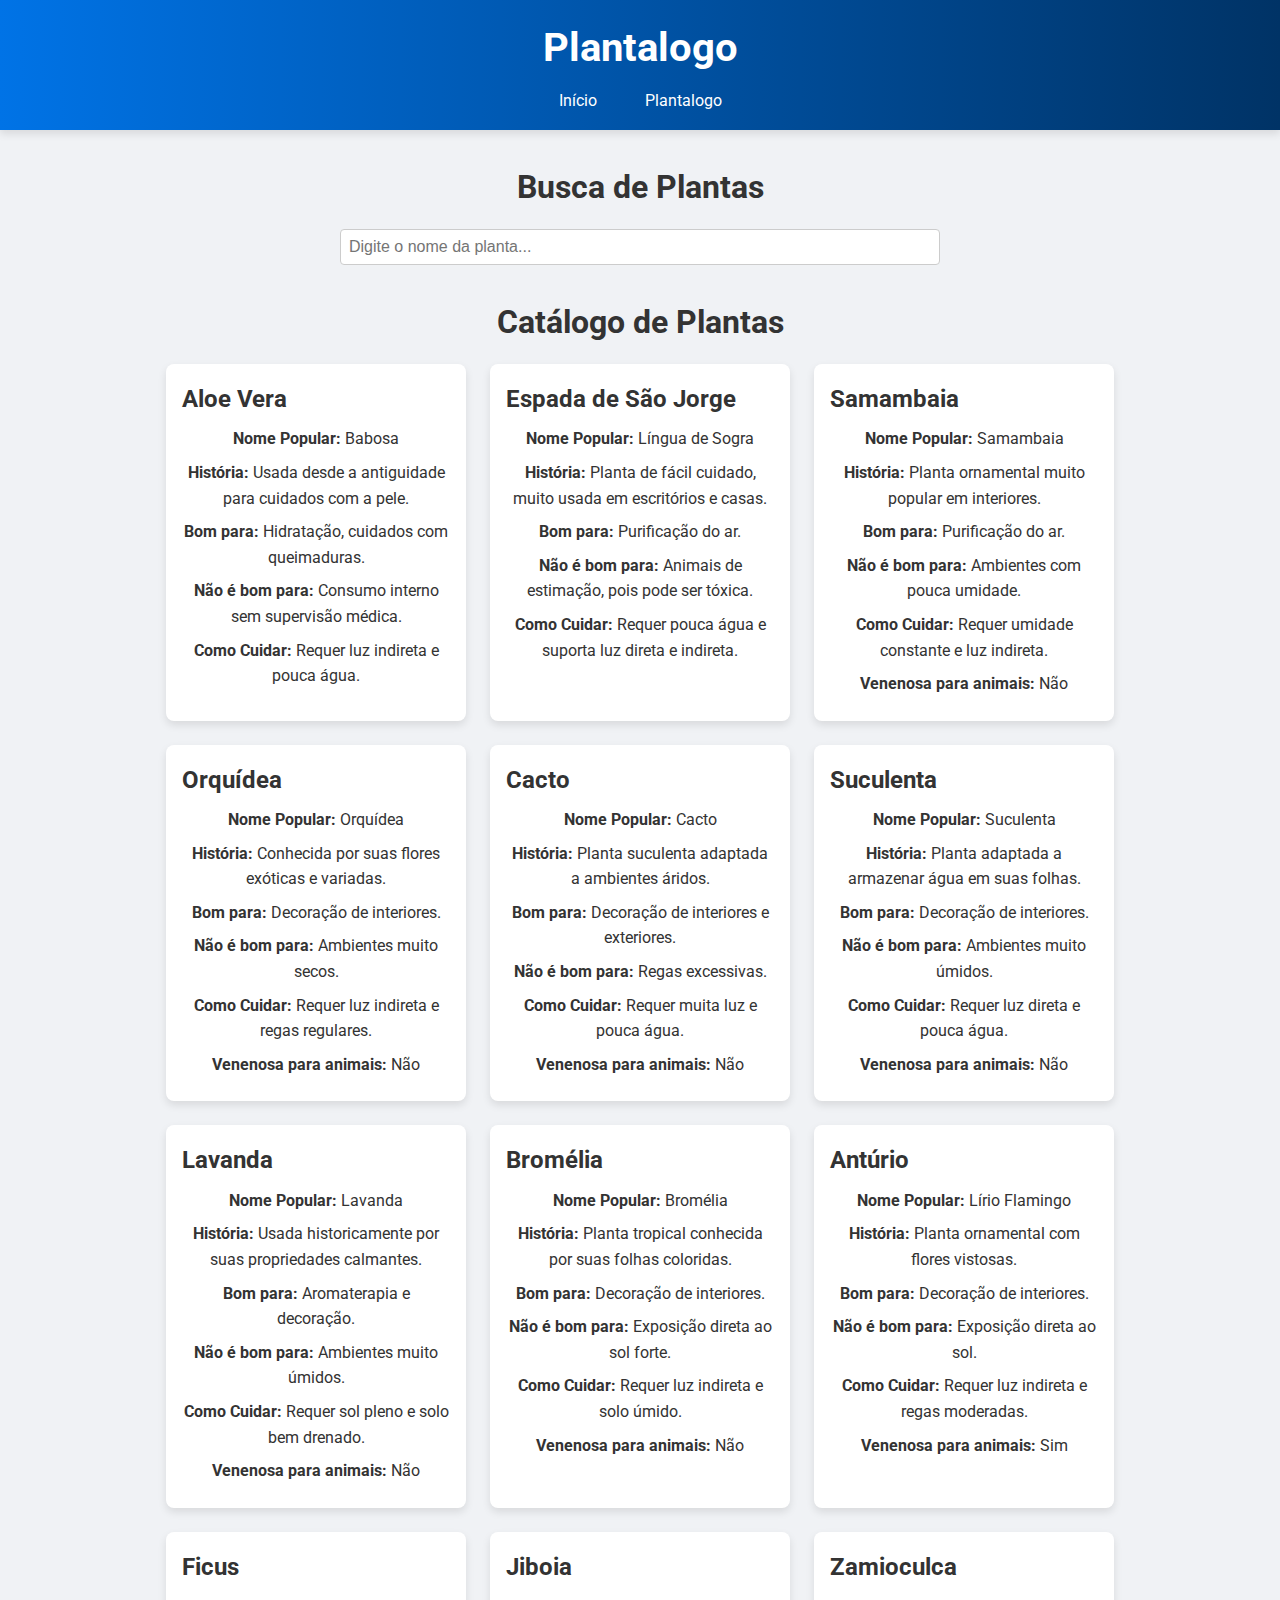
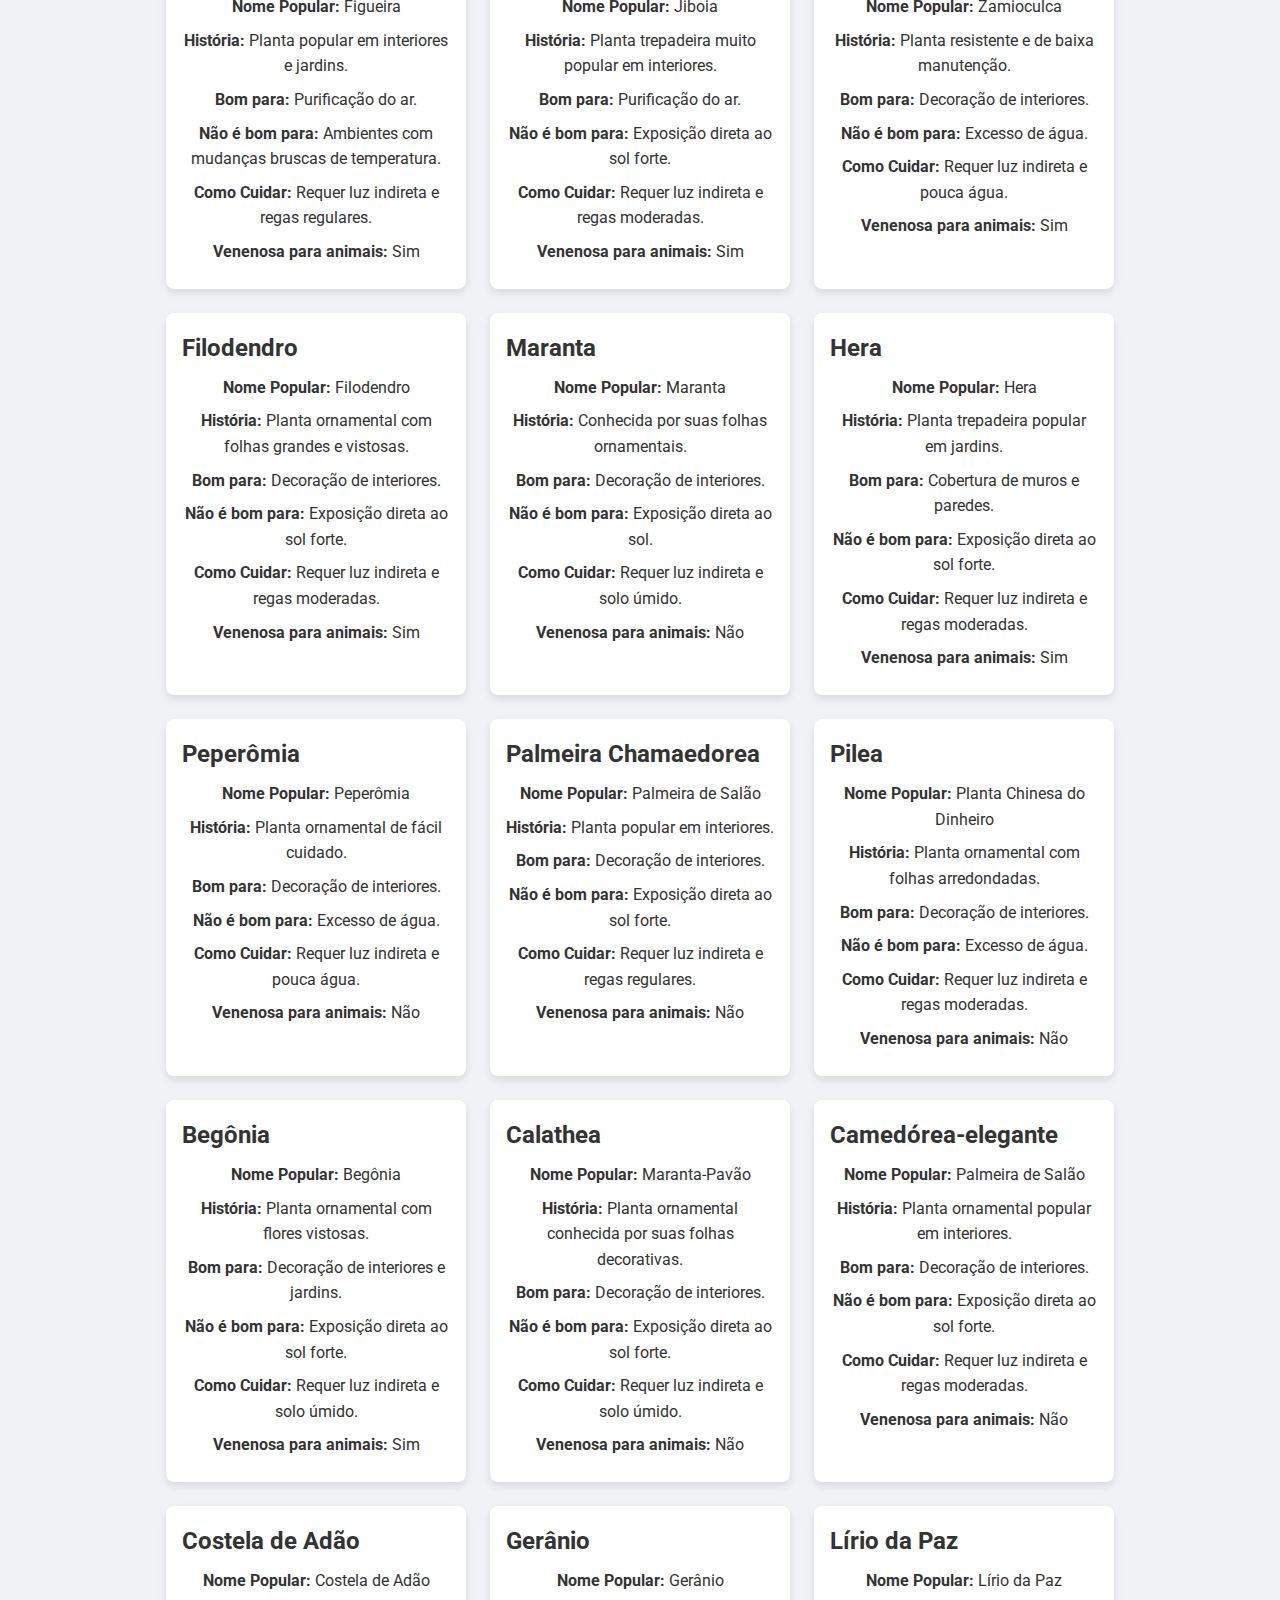
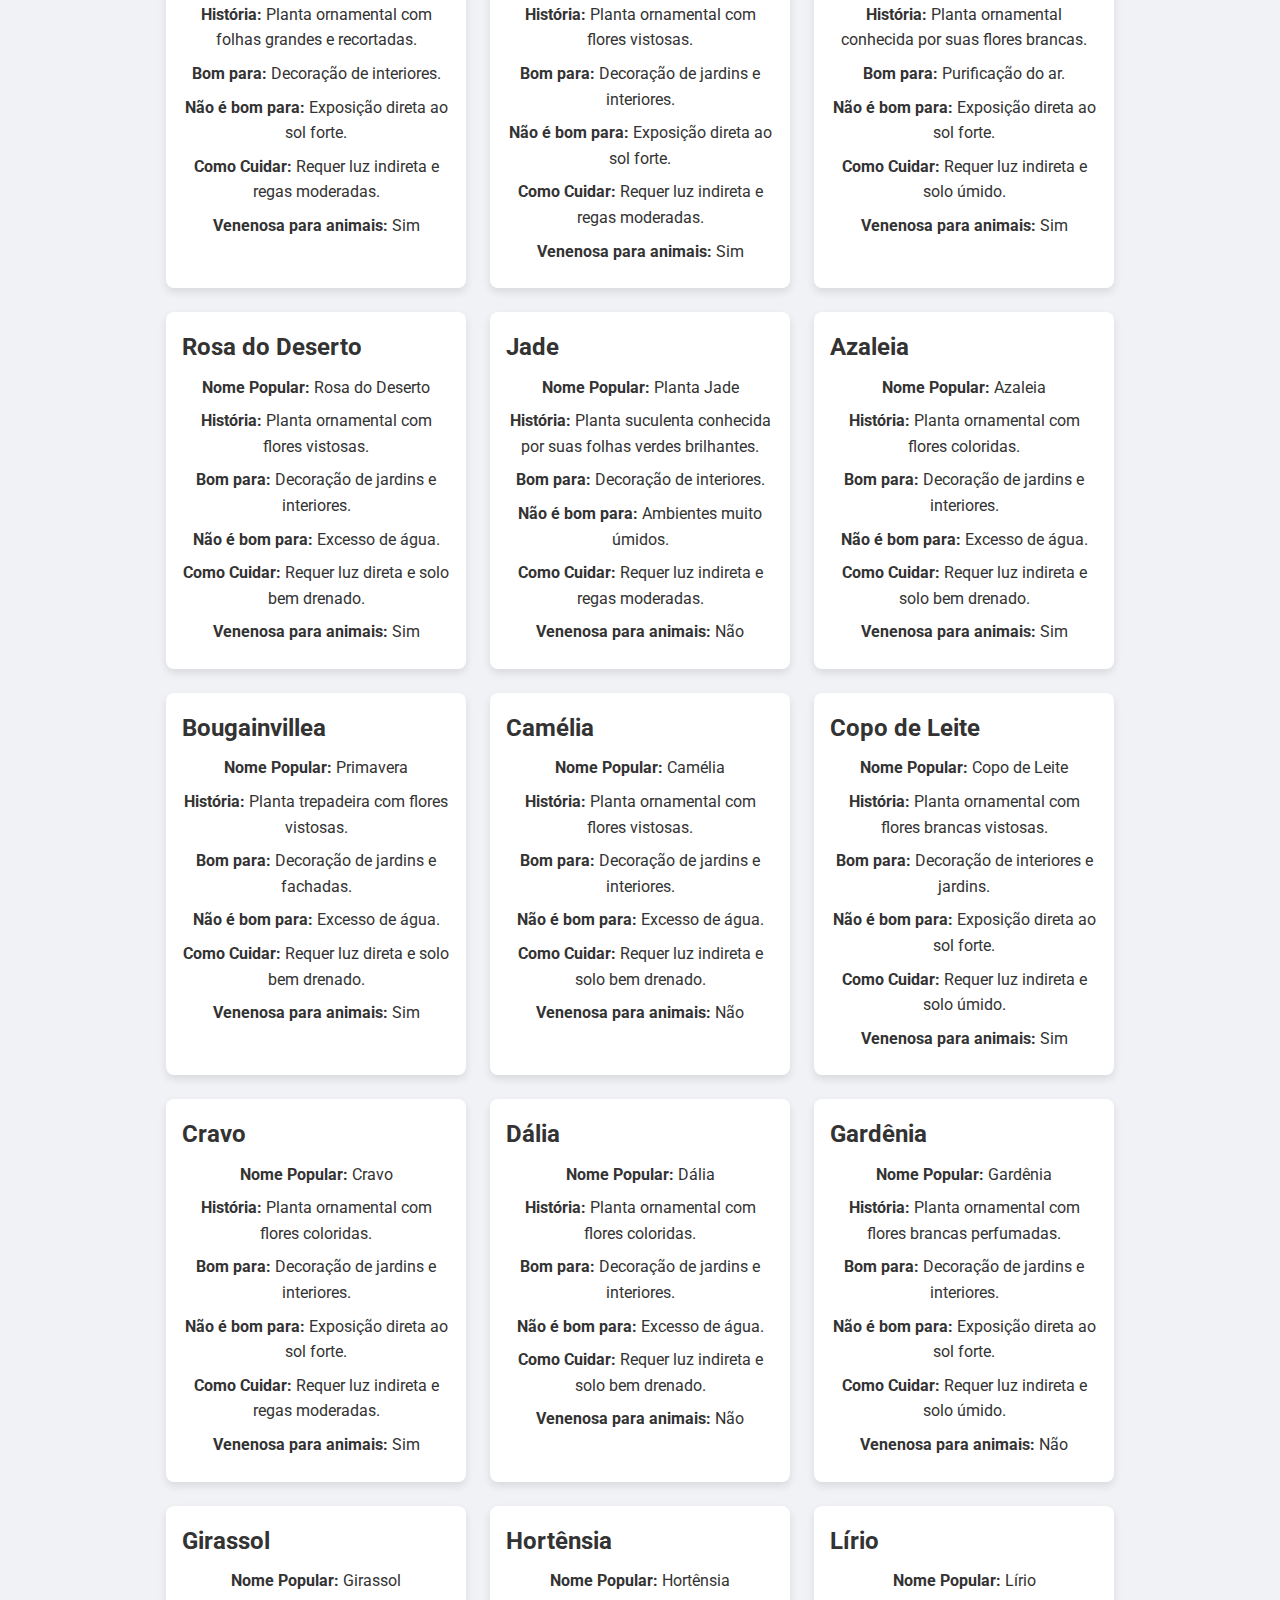
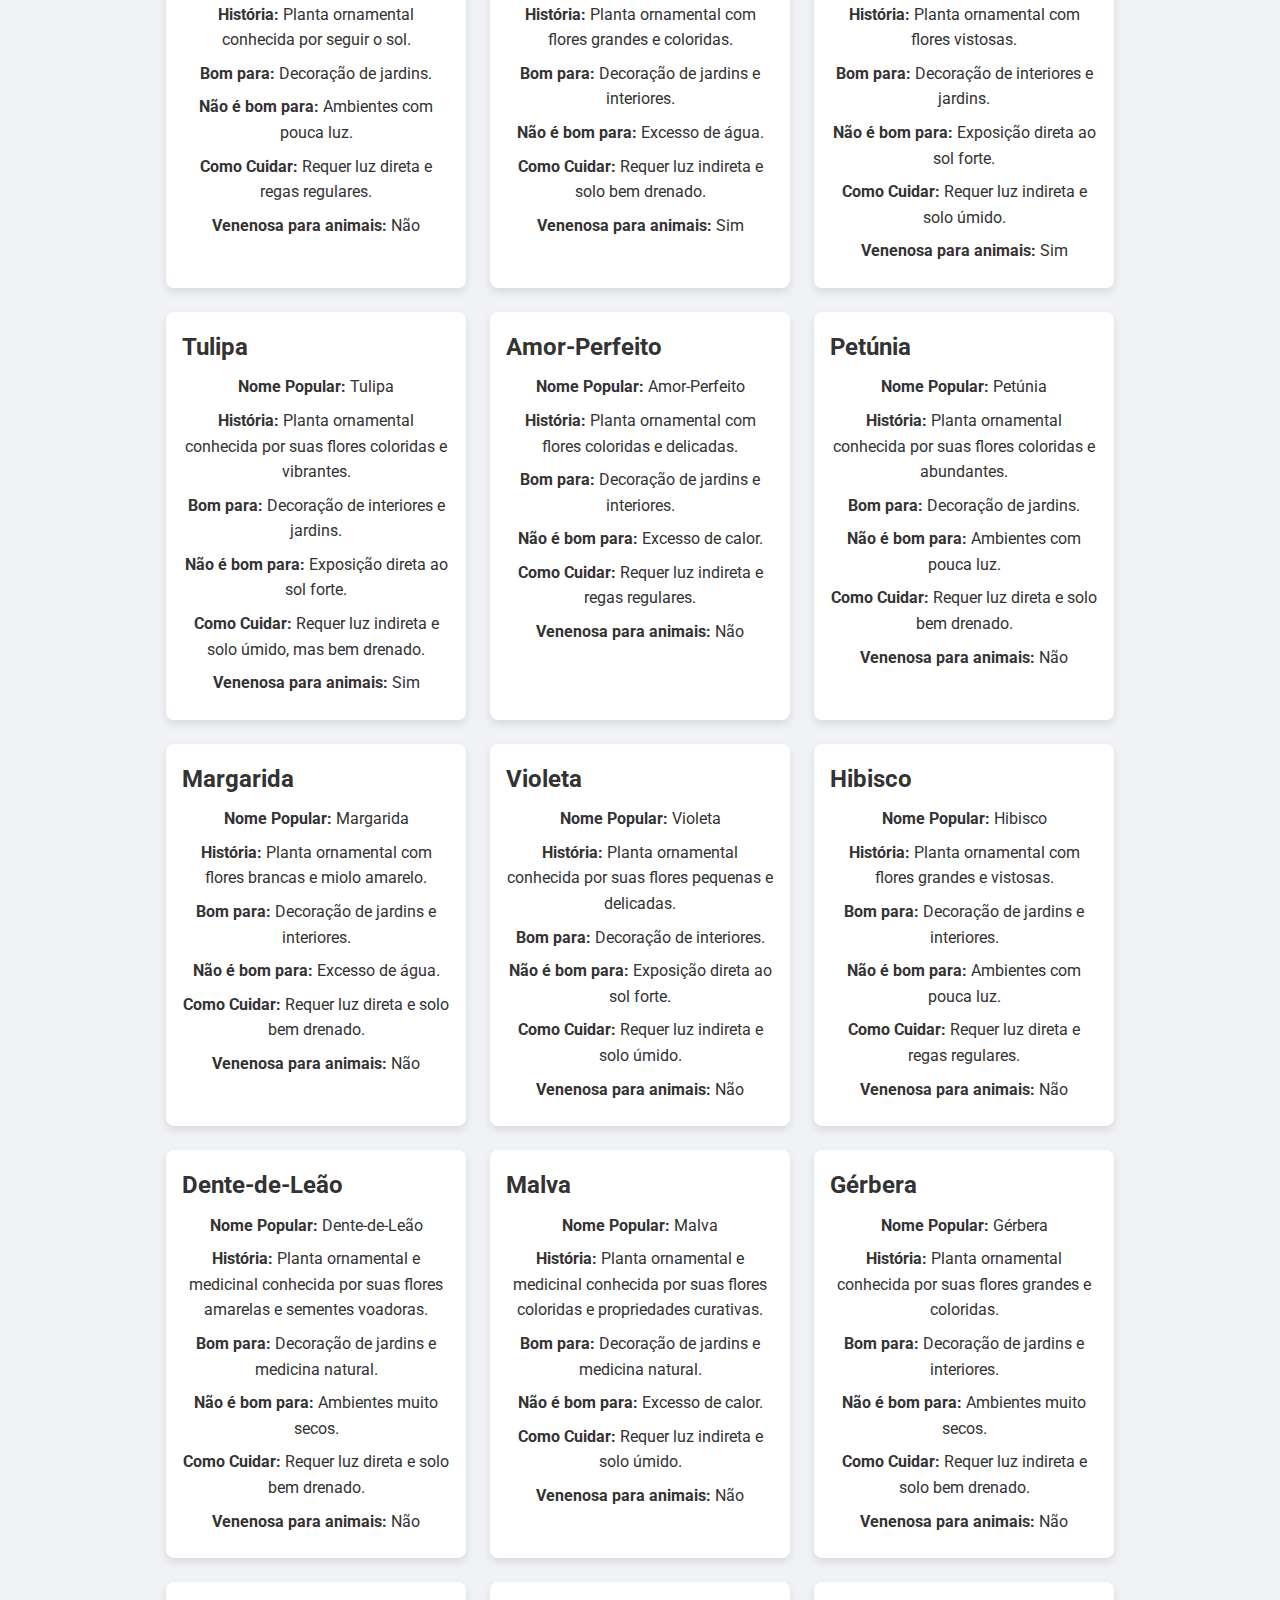
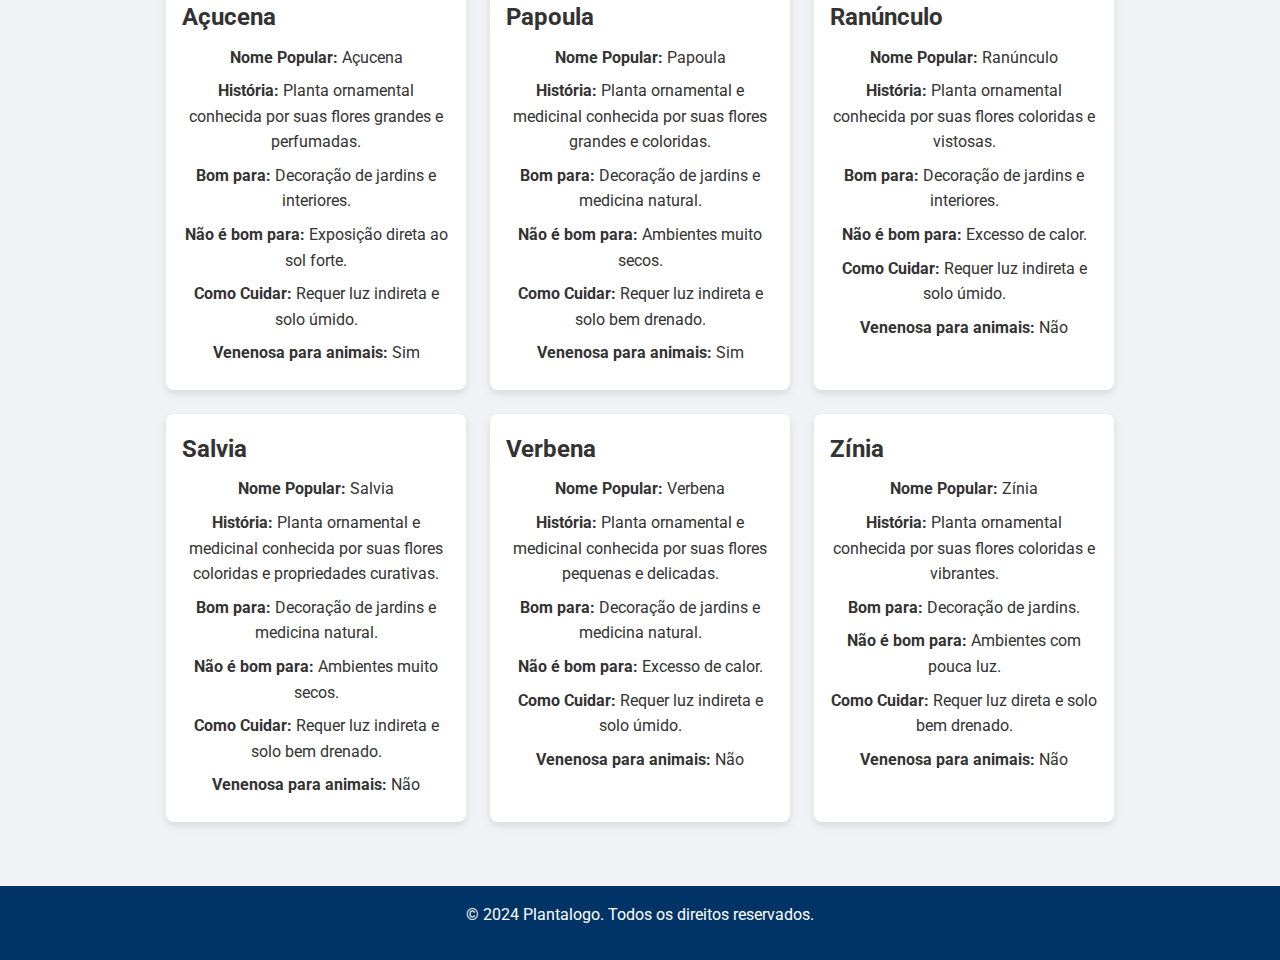
<file: plantalogo.html>
<!DOCTYPE html>
<html lang="pt-BR">
<head>
    <meta charset="UTF-8">
    <meta name="viewport" content="width=device-width, initial-scale=1.0">
    <meta name="description" content="Plantalogo - Catálogo de Plantas e Ferramenta de Busca">
    <title>Plantalogo</title>
    <link rel="stylesheet" href="plantalogo.css">
    <link href="https://fonts.googleapis.com/css2?family=Roboto:wght@300;400;700&display=swap" rel="stylesheet">
</head>
<body>
    <header>
        <h1>Plantalogo</h1>
        <nav>
            <ul>
                <li><a href="#home">Início</a></li>
                <li><a href="#catalogo">Plantalogo</a></li>
            </ul>
        </nav>
    </header>
    <main>
        <section id="busca">
            <h2>Busca de Plantas</h2>
            <input type="text" id="searchInput" placeholder="Digite o nome da planta...">
        </section>
        <section id="catalogo">
            <h2>Catálogo de Plantas</h2>
            <div class="plantas-container">
                <div class="planta">
                    <h3>Aloe Vera</h3>
                    <p><strong>Nome Popular:</strong> Babosa</p>
                    <p><strong>História:</strong> Usada desde a antiguidade para cuidados com a pele.</p>
                    <p><strong>Bom para:</strong> Hidratação, cuidados com queimaduras.</p>
                    <p><strong>Não é bom para:</strong> Consumo interno sem supervisão médica.</p>
                    <p><strong>Como Cuidar:</strong> Requer luz indireta e pouca água.</p>
                </div>
                <div class="planta">
                    <h3>Espada de São Jorge</h3>
                    <p><strong>Nome Popular:</strong> Língua de Sogra</p>
                    <p><strong>História:</strong> Planta de fácil cuidado, muito usada em escritórios e casas.</p>
                    <p><strong>Bom para:</strong> Purificação do ar.</p>
                    <p><strong>Não é bom para:</strong> Animais de estimação, pois pode ser tóxica.</p>
                    <p><strong>Como Cuidar:</strong> Requer pouca água e suporta luz direta e indireta.</p>
                </div>
                <div class="planta" data-nome="Samambaia">
                <h3>Samambaia</h3>
                <p><strong>Nome Popular:</strong> Samambaia</p>
                <p><strong>História:</strong> Planta ornamental muito popular em interiores.</p>
                <p><strong>Bom para:</strong> Purificação do ar.</p>
                <p><strong>Não é bom para:</strong> Ambientes com pouca umidade.</p>
                <p><strong>Como Cuidar:</strong> Requer umidade constante e luz indireta.</p>
                <p><strong>Venenosa para animais:</strong> Não</p>
            </div>

            <div class="planta" data-nome="Orquídea">
                <h3>Orquídea</h3>
                <p><strong>Nome Popular:</strong> Orquídea</p>
                <p><strong>História:</strong> Conhecida por suas flores exóticas e variadas.</p>
                <p><strong>Bom para:</strong> Decoração de interiores.</p>
                <p><strong>Não é bom para:</strong> Ambientes muito secos.</p>
                <p><strong>Como Cuidar:</strong> Requer luz indireta e regas regulares.</p>
                <p><strong>Venenosa para animais:</strong> Não</p>
            </div>

            <div class="planta" data-nome="Cacto">
                <h3>Cacto</h3>
                <p><strong>Nome Popular:</strong> Cacto</p>
                <p><strong>História:</strong> Planta suculenta adaptada a ambientes áridos.</p>
                <p><strong>Bom para:</strong> Decoração de interiores e exteriores.</p>
                <p><strong>Não é bom para:</strong> Regas excessivas.</p>
                <p><strong>Como Cuidar:</strong> Requer muita luz e pouca água.</p>
                <p><strong>Venenosa para animais:</strong> Não</p>
            </div>

            <div class="planta" data-nome="Suculenta">
                <h3>Suculenta</h3>
                <p><strong>Nome Popular:</strong> Suculenta</p>
                <p><strong>História:</strong> Planta adaptada a armazenar água em suas folhas.</p>
                <p><strong>Bom para:</strong> Decoração de interiores.</p>
                <p><strong>Não é bom para:</strong> Ambientes muito úmidos.</p>
                <p><strong>Como Cuidar:</strong> Requer luz direta e pouca água.</p>
                <p><strong>Venenosa para animais:</strong> Não</p>
            </div>

            <div class="planta" data-nome="Lavanda">
                <h3>Lavanda</h3>
                <p><strong>Nome Popular:</strong> Lavanda</p>
                <p><strong>História:</strong> Usada historicamente por suas propriedades calmantes.</p>
                <p><strong>Bom para:</strong> Aromaterapia e decoração.</p>
                <p><strong>Não é bom para:</strong> Ambientes muito úmidos.</p>
                <p><strong>Como Cuidar:</strong> Requer sol pleno e solo bem drenado.</p>
                <p><strong>Venenosa para animais:</strong> Não</p>
            </div>

            <div class="planta" data-nome="Bromélia">
                <h3>Bromélia</h3>
                <p><strong>Nome Popular:</strong> Bromélia</p>
                <p><strong>História:</strong> Planta tropical conhecida por suas folhas coloridas.</p>
                <p><strong>Bom para:</strong> Decoração de interiores.</p>
                <p><strong>Não é bom para:</strong> Exposição direta ao sol forte.</p>
                <p><strong>Como Cuidar:</strong> Requer luz indireta e solo úmido.</p>
                <p><strong>Venenosa para animais:</strong> Não</p>
            </div>

            <div class="planta" data-nome="Antúrio">
                <h3>Antúrio</h3>
                <p><strong>Nome Popular:</strong> Lírio Flamingo</p>
                <p><strong>História:</strong> Planta ornamental com flores vistosas.</p>
                <p><strong>Bom para:</strong> Decoração de interiores.</p>
                <p><strong>Não é bom para:</strong> Exposição direta ao sol.</p>
                <p><strong>Como Cuidar:</strong> Requer luz indireta e regas moderadas.</p>
                <p><strong>Venenosa para animais:</strong> Sim</p>
            </div>

            <div class="planta" data-nome="Ficus">
                <h3>Ficus</h3>
                <p><strong>Nome Popular:</strong> Figueira</p>
                <p><strong>História:</strong> Planta popular em interiores e jardins.</p>
                <p><strong>Bom para:</strong> Purificação do ar.</p>
                <p><strong>Não é bom para:</strong> Ambientes com mudanças bruscas de temperatura.</p>
                <p><strong>Como Cuidar:</strong> Requer luz indireta e regas regulares.</p>
                <p><strong>Venenosa para animais:</strong> Sim</p>
            </div>

            <div class="planta" data-nome="Jiboia">
                <h3>Jiboia</h3>
                <p><strong>Nome Popular:</strong> Jiboia</p>
                <p><strong>História:</strong> Planta trepadeira muito popular em interiores.</p>
                <p><strong>Bom para:</strong> Purificação do ar.</p>
                <p><strong>Não é bom para:</strong> Exposição direta ao sol forte.</p>
                <p><strong>Como Cuidar:</strong> Requer luz indireta e regas moderadas.</p>
                <p><strong>Venenosa para animais:</strong> Sim</p>
            </div>

            <div class="planta" data-nome="Zamioculca">
                <h3>Zamioculca</h3>
                <p><strong>Nome Popular:</strong> Zamioculca</p>
                <p><strong>História:</strong> Planta resistente e de baixa manutenção.</p>
                <p><strong>Bom para:</strong> Decoração de interiores.</p>
                <p><strong>Não é bom para:</strong> Excesso de água.</p>
                <p><strong>Como Cuidar:</strong> Requer luz indireta e pouca água.</p>
                <p><strong>Venenosa para animais:</strong> Sim</p>
            </div>

            <div class="planta" data-nome="Filodendro">
                <h3>Filodendro</h3>
                <p><strong>Nome Popular:</strong> Filodendro</p>
                <p><strong>História:</strong> Planta ornamental com folhas grandes e vistosas.</p>
                <p><strong>Bom para:</strong> Decoração de interiores.</p>
                <p><strong>Não é bom para:</strong> Exposição direta ao sol forte.</p>
                <p><strong>Como Cuidar:</strong> Requer luz indireta e regas moderadas.</p>
                <p><strong>Venenosa para animais:</strong> Sim</p>
            </div>

            <div class="planta" data-nome="Maranta">
                <h3>Maranta</h3>
                <p><strong>Nome Popular:</strong> Maranta</p>
                <p><strong>História:</strong> Conhecida por suas folhas ornamentais.</p>
                <p><strong>Bom para:</strong> Decoração de interiores.</p>
                <p><strong>Não é bom para:</strong> Exposição direta ao sol.</p>
                <p><strong>Como Cuidar:</strong> Requer luz indireta e solo úmido.</p>
                <p><strong>Venenosa para animais:</strong> Não</p>
            </div>

            <div class="planta" data-nome="Hera">
                <h3>Hera</h3>
                <p><strong>Nome Popular:</strong> Hera</p>
                <p><strong>História:</strong> Planta trepadeira popular em jardins.</p>
                <p><strong>Bom para:</strong> Cobertura de muros e paredes.</p>
                <p><strong>Não é bom para:</strong> Exposição direta ao sol forte.</p>
                <p><strong>Como Cuidar:</strong> Requer luz indireta e regas moderadas.</p>
                <p><strong>Venenosa para animais:</strong> Sim</p>
            </div>

            <div class="planta" data-nome="Peperômia">
                <h3>Peperômia</h3>
                <p><strong>Nome Popular:</strong> Peperômia</p>
                <p><strong>História:</strong> Planta ornamental de fácil cuidado.</p>
                <p><strong>Bom para:</strong> Decoração de interiores.</p>
                <p><strong>Não é bom para:</strong> Excesso de água.</p>
                <p><strong>Como Cuidar:</strong> Requer luz indireta e pouca água.</p>
                <p><strong>Venenosa para animais:</strong> Não</p>
            </div>

            <div class="planta" data-nome="Palmeira Chamaedorea">
                <h3>Palmeira Chamaedorea</h3>
                <p><strong>Nome Popular:</strong> Palmeira de Salão</p>
                <p><strong>História:</strong> Planta popular em interiores.</p>
                <p><strong>Bom para:</strong> Decoração de interiores.</p>
                <p><strong>Não é bom para:</strong> Exposição direta ao sol forte.</p>
                <p><strong>Como Cuidar:</strong> Requer luz indireta e regas regulares.</p>
                <p><strong>Venenosa para animais:</strong> Não</p>
            </div>

            <div class="planta" data-nome="Pilea">
                <h3>Pilea</h3>
                <p><strong>Nome Popular:</strong> Planta Chinesa do Dinheiro</p>
                <p><strong>História:</strong> Planta ornamental com folhas arredondadas.</p>
                <p><strong>Bom para:</strong> Decoração de interiores.</p>
                <p><strong>Não é bom para:</strong> Excesso de água.</p>
                <p><strong>Como Cuidar:</strong> Requer luz indireta e regas moderadas.</p>
                <p><strong>Venenosa para animais:</strong> Não</p>
            </div>

            <div class="planta" data-nome="Begônia">
                <h3>Begônia</h3>
                <p><strong>Nome Popular:</strong> Begônia</p>
                <p><strong>História:</strong> Planta ornamental com flores vistosas.</p>
                <p><strong>Bom para:</strong> Decoração de interiores e jardins.</p>
                <p><strong>Não é bom para:</strong> Exposição direta ao sol forte.</p>
                <p><strong>Como Cuidar:</strong> Requer luz indireta e solo úmido.</p>
                <p><strong>Venenosa para animais:</strong> Sim</p>
            </div>

            <div class="planta" data-nome="Calathea">
                <h3>Calathea</h3>
                <p><strong>Nome Popular:</strong> Maranta-Pavão</p>
                <p><strong>História:</strong> Planta ornamental conhecida por suas folhas decorativas.</p>
                <p><strong>Bom para:</strong> Decoração de interiores.</p>
                <p><strong>Não é bom para:</strong> Exposição direta ao sol forte.</p>
                <p><strong>Como Cuidar:</strong> Requer luz indireta e solo úmido.</p>
                <p><strong>Venenosa para animais:</strong> Não</p>
            </div>

            <div class="planta" data-nome="Camedórea-elegante">
                <h3>Camedórea-elegante</h3>
                <p><strong>Nome Popular:</strong> Palmeira de Salão</p>
                <p><strong>História:</strong> Planta ornamental popular em interiores.</p>
                <p><strong>Bom para:</strong> Decoração de interiores.</p>
                <p><strong>Não é bom para:</strong> Exposição direta ao sol forte.</p>
                <p><strong>Como Cuidar:</strong> Requer luz indireta e regas moderadas.</p>
                <p><strong>Venenosa para animais:</strong> Não</p>
            </div>

            <div class="planta" data-nome="Costela de Adão">
                <h3>Costela de Adão</h3>
                <p><strong>Nome Popular:</strong> Costela de Adão</p>
                <p><strong>História:</strong> Planta ornamental com folhas grandes e recortadas.</p>
                <p><strong>Bom para:</strong> Decoração de interiores.</p>
                <p><strong>Não é bom para:</strong> Exposição direta ao sol forte.</p>
                <p><strong>Como Cuidar:</strong> Requer luz indireta e regas moderadas.</p>
                <p><strong>Venenosa para animais:</strong> Sim</p>
            </div>

            <div class="planta" data-nome="Gerânio">
                <h3>Gerânio</h3>
                <p><strong>Nome Popular:</strong> Gerânio</p>
                <p><strong>História:</strong> Planta ornamental com flores vistosas.</p>
                <p><strong>Bom para:</strong> Decoração de jardins e interiores.</p>
                <p><strong>Não é bom para:</strong> Exposição direta ao sol forte.</p>
                <p><strong>Como Cuidar:</strong> Requer luz indireta e regas moderadas.</p>
                <p><strong>Venenosa para animais:</strong> Sim</p>
            </div>

            <div class="planta" data-nome="Lírio da Paz">
                <h3>Lírio da Paz</h3>
                <p><strong>Nome Popular:</strong> Lírio da Paz</p>
                <p><strong>História:</strong> Planta ornamental conhecida por suas flores brancas.</p>
                <p><strong>Bom para:</strong> Purificação do ar.</p>
                <p><strong>Não é bom para:</strong> Exposição direta ao sol forte.</p>
                <p><strong>Como Cuidar:</strong> Requer luz indireta e solo úmido.</p>
                <p><strong>Venenosa para animais:</strong> Sim</p>
            </div>

            <div class="planta" data-nome="Rosa do Deserto">
                <h3>Rosa do Deserto</h3>
                <p><strong>Nome Popular:</strong> Rosa do Deserto</p>
                <p><strong>História:</strong> Planta ornamental com flores vistosas.</p>
                <p><strong>Bom para:</strong> Decoração de jardins e interiores.</p>
                <p><strong>Não é bom para:</strong> Excesso de água.</p>
                <p><strong>Como Cuidar:</strong> Requer luz direta e solo bem drenado.</p>
                <p><strong>Venenosa para animais:</strong> Sim</p>
            </div>

            <div class="planta" data-nome="Jade">
                <h3>Jade</h3>
                <p><strong>Nome Popular:</strong> Planta Jade</p>
                <p><strong>História:</strong> Planta suculenta conhecida por suas folhas verdes brilhantes.</p>
                <p><strong>Bom para:</strong> Decoração de interiores.</p>
                <p><strong>Não é bom para:</strong> Ambientes muito úmidos.</p>
                <p><strong>Como Cuidar:</strong> Requer luz indireta e regas moderadas.</p>
                <p><strong>Venenosa para animais:</strong> Não</p>
            </div>

            <div class="planta" data-nome="Azaleia">
                <h3>Azaleia</h3>
                <p><strong>Nome Popular:</strong> Azaleia</p>
                <p><strong>História:</strong> Planta ornamental com flores coloridas.</p>
                <p><strong>Bom para:</strong> Decoração de jardins e interiores.</p>
                <p><strong>Não é bom para:</strong> Excesso de água.</p>
                <p><strong>Como Cuidar:</strong> Requer luz indireta e solo bem drenado.</p>
                <p><strong>Venenosa para animais:</strong> Sim</p>
            </div>

            <div class="planta" data-nome="Bougainvillea">
                <h3>Bougainvillea</h3>
                <p><strong>Nome Popular:</strong> Primavera</p>
                <p><strong>História:</strong> Planta trepadeira com flores vistosas.</p>
                <p><strong>Bom para:</strong> Decoração de jardins e fachadas.</p>
                <p><strong>Não é bom para:</strong> Excesso de água.</p>
                <p><strong>Como Cuidar:</strong> Requer luz direta e solo bem drenado.</p>
                <p><strong>Venenosa para animais:</strong> Sim</p>
            </div>

            <div class="planta" data-nome="Camélia">
                <h3>Camélia</h3>
                <p><strong>Nome Popular:</strong> Camélia</p>
                <p><strong>História:</strong> Planta ornamental com flores vistosas.</p>
                <p><strong>Bom para:</strong> Decoração de jardins e interiores.</p>
                <p><strong>Não é bom para:</strong> Excesso de água.</p>
                <p><strong>Como Cuidar:</strong> Requer luz indireta e solo bem drenado.</p>
                <p><strong>Venenosa para animais:</strong> Não</p>
            </div>

            <div class="planta" data-nome="Copo de Leite">
                <h3>Copo de Leite</h3>
                <p><strong>Nome Popular:</strong> Copo de Leite</p>
                <p><strong>História:</strong> Planta ornamental com flores brancas vistosas.</p>
                <p><strong>Bom para:</strong> Decoração de interiores e jardins.</p>
                <p><strong>Não é bom para:</strong> Exposição direta ao sol forte.</p>
                <p><strong>Como Cuidar:</strong> Requer luz indireta e solo úmido.</p>
                <p><strong>Venenosa para animais:</strong> Sim</p>
            </div>

            <div class="planta" data-nome="Cravo">
                <h3>Cravo</h3>
                <p><strong>Nome Popular:</strong> Cravo</p>
                <p><strong>História:</strong> Planta ornamental com flores coloridas.</p>
                <p><strong>Bom para:</strong> Decoração de jardins e interiores.</p>
                <p><strong>Não é bom para:</strong> Exposição direta ao sol forte.</p>
                <p><strong>Como Cuidar:</strong> Requer luz indireta e regas moderadas.</p>
                <p><strong>Venenosa para animais:</strong> Sim</p>
            </div>

            <div class="planta" data-nome="Dália">
                <h3>Dália</h3>
                <p><strong>Nome Popular:</strong> Dália</p>
                <p><strong>História:</strong> Planta ornamental com flores coloridas.</p>
                <p><strong>Bom para:</strong> Decoração de jardins e interiores.</p>
                <p><strong>Não é bom para:</strong> Excesso de água.</p>
                <p><strong>Como Cuidar:</strong> Requer luz indireta e solo bem drenado.</p>
                <p><strong>Venenosa para animais:</strong> Não</p>
            </div>

            <div class="planta" data-nome="Gardênia">
                <h3>Gardênia</h3>
                <p><strong>Nome Popular:</strong> Gardênia</p>
                <p><strong>História:</strong> Planta ornamental com flores brancas perfumadas.</p>
                <p><strong>Bom para:</strong> Decoração de jardins e interiores.</p>
                <p><strong>Não é bom para:</strong> Exposição direta ao sol forte.</p>
                <p><strong>Como Cuidar:</strong> Requer luz indireta e solo úmido.</p>
                <p><strong>Venenosa para animais:</strong> Não</p>
            </div>

            <div class="planta" data-nome="Girassol">
                <h3>Girassol</h3>
                <p><strong>Nome Popular:</strong> Girassol</p>
                <p><strong>História:</strong> Planta ornamental conhecida por seguir o sol.</p>
                <p><strong>Bom para:</strong> Decoração de jardins.</p>
                <p><strong>Não é bom para:</strong> Ambientes com pouca luz.</p>
                <p><strong>Como Cuidar:</strong> Requer luz direta e regas regulares.</p>
                <p><strong>Venenosa para animais:</strong> Não</p>
            </div>

            <div class="planta" data-nome="Hortênsia">
                <h3>Hortênsia</h3>
                <p><strong>Nome Popular:</strong> Hortênsia</p>
                <p><strong>História:</strong> Planta ornamental com flores grandes e coloridas.</p>
                <p><strong>Bom para:</strong> Decoração de jardins e interiores.</p>
                <p><strong>Não é bom para:</strong> Excesso de água.</p>
                <p><strong>Como Cuidar:</strong> Requer luz indireta e solo bem drenado.</p>
                <p><strong>Venenosa para animais:</strong> Sim</p>
            </div>

            <div class="planta" data-nome="Lírio">
                <h3>Lírio</h3>
                <p><strong>Nome Popular:</strong> Lírio</p>
                <p><strong>História:</strong> Planta ornamental com flores vistosas.</p>
                <p><strong>Bom para:</strong> Decoração de interiores e jardins.</p>
                <p><strong>Não é bom para:</strong> Exposição direta ao sol forte.</p>
                <p><strong>Como Cuidar:</strong> Requer luz indireta e solo úmido.</p>
                <p><strong>Venenosa para animais:</strong> Sim</p>
            </div>

            <div class="planta" data-nome="Tulipa">
                <h3>Tulipa</h3>
                <p><strong>Nome Popular:</strong> Tulipa</p>
                <p><strong>História:</strong> Planta ornamental conhecida por suas flores coloridas e vibrantes.</p>
                <p><strong>Bom para:</strong> Decoração de interiores e jardins.</p>
                <p><strong>Não é bom para:</strong> Exposição direta ao sol forte.</p>
                <p><strong>Como Cuidar:</strong> Requer luz indireta e solo úmido, mas bem drenado.</p>
                <p><strong>Venenosa para animais:</strong> Sim</p>
            </div>

            <div class="planta" data-nome="Amor-Perfeito">
                <h3>Amor-Perfeito</h3>
                <p><strong>Nome Popular:</strong> Amor-Perfeito</p>
                <p><strong>História:</strong> Planta ornamental com flores coloridas e delicadas.</p>
                <p><strong>Bom para:</strong> Decoração de jardins e interiores.</p>
                <p><strong>Não é bom para:</strong> Excesso de calor.</p>
                <p><strong>Como Cuidar:</strong> Requer luz indireta e regas regulares.</p>
                <p><strong>Venenosa para animais:</strong> Não</p>
            </div>

            <div class="planta" data-nome="Petúnia">
                <h3>Petúnia</h3>
                <p><strong>Nome Popular:</strong> Petúnia</p>
                <p><strong>História:</strong> Planta ornamental conhecida por suas flores coloridas e abundantes.</p>
                <p><strong>Bom para:</strong> Decoração de jardins.</p>
                <p><strong>Não é bom para:</strong> Ambientes com pouca luz.</p>
                <p><strong>Como Cuidar:</strong> Requer luz direta e solo bem drenado.</p>
                <p><strong>Venenosa para animais:</strong> Não</p>
            </div>

            <div class="planta" data-nome="Margarida">
                <h3>Margarida</h3>
                <p><strong>Nome Popular:</strong> Margarida</p>
                <p><strong>História:</strong> Planta ornamental com flores brancas e miolo amarelo.</p>
                <p><strong>Bom para:</strong> Decoração de jardins e interiores.</p>
                <p><strong>Não é bom para:</strong> Excesso de água.</p>
                <p><strong>Como Cuidar:</strong> Requer luz direta e solo bem drenado.</p>
                <p><strong>Venenosa para animais:</strong> Não</p>
            </div>

            <div class="planta" data-nome="Violeta">
                <h3>Violeta</h3>
                <p><strong>Nome Popular:</strong> Violeta</p>
                <p><strong>História:</strong> Planta ornamental conhecida por suas flores pequenas e delicadas.</p>
                <p><strong>Bom para:</strong> Decoração de interiores.</p>
                <p><strong>Não é bom para:</strong> Exposição direta ao sol forte.</p>
                <p><strong>Como Cuidar:</strong> Requer luz indireta e solo úmido.</p>
                <p><strong>Venenosa para animais:</strong> Não</p>
            </div>

            <div class="planta" data-nome="Hibisco">
                <h3>Hibisco</h3>
                <p><strong>Nome Popular:</strong> Hibisco</p>
                <p><strong>História:</strong> Planta ornamental com flores grandes e vistosas.</p>
                <p><strong>Bom para:</strong> Decoração de jardins e interiores.</p>
                <p><strong>Não é bom para:</strong> Ambientes com pouca luz.</p>
                <p><strong>Como Cuidar:</strong> Requer luz direta e regas regulares.</p>
                <p><strong>Venenosa para animais:</strong> Não</p>
            </div>

            <div class="planta" data-nome="Dente-de-Leão">
                <h3>Dente-de-Leão</h3>
                <p><strong>Nome Popular:</strong> Dente-de-Leão</p>
                <p><strong>História:</strong> Planta ornamental e medicinal conhecida por suas flores amarelas e sementes voadoras.</p>
                <p><strong>Bom para:</strong> Decoração de jardins e medicina natural.</p>
                <p><strong>Não é bom para:</strong> Ambientes muito secos.</p>
                <p><strong>Como Cuidar:</strong> Requer luz direta e solo bem drenado.</p>
                <p><strong>Venenosa para animais:</strong> Não</p>
            </div>

            <div class="planta" data-nome="Malva">
                <h3>Malva</h3>
                <p><strong>Nome Popular:</strong> Malva</p>
                <p><strong>História:</strong> Planta ornamental e medicinal conhecida por suas flores coloridas e propriedades curativas.</p>
                <p><strong>Bom para:</strong> Decoração de jardins e medicina natural.</p>
                <p><strong>Não é bom para:</strong> Excesso de calor.</p>
                <p><strong>Como Cuidar:</strong> Requer luz indireta e solo úmido.</p>
                <p><strong>Venenosa para animais:</strong> Não</p>
            </div>

            <div class="planta" data-nome="Gérbera">
                <h3>Gérbera</h3>
                <p><strong>Nome Popular:</strong> Gérbera</p>
                <p><strong>História:</strong> Planta ornamental conhecida por suas flores grandes e coloridas.</p>
                <p><strong>Bom para:</strong> Decoração de jardins e interiores.</p>
                <p><strong>Não é bom para:</strong> Ambientes muito secos.</p>
                <p><strong>Como Cuidar:</strong> Requer luz indireta e solo bem drenado.</p>
                <p><strong>Venenosa para animais:</strong> Não</p>
            </div>

            <div class="planta" data-nome="Açucena">
                <h3>Açucena</h3>
                <p><strong>Nome Popular:</strong> Açucena</p>
                <p><strong>História:</strong> Planta ornamental conhecida por suas flores grandes e perfumadas.</p>
                <p><strong>Bom para:</strong> Decoração de jardins e interiores.</p>
                <p><strong>Não é bom para:</strong> Exposição direta ao sol forte.</p>
                <p><strong>Como Cuidar:</strong> Requer luz indireta e solo úmido.</p>
                <p><strong>Venenosa para animais:</strong> Sim</p>
            </div>

            <div class="planta" data-nome="Papoula">
                <h3>Papoula</h3>
                <p><strong>Nome Popular:</strong> Papoula</p>
                <p><strong>História:</strong> Planta ornamental e medicinal conhecida por suas flores grandes e coloridas.</p>
                <p><strong>Bom para:</strong> Decoração de jardins e medicina natural.</p>
                <p><strong>Não é bom para:</strong> Ambientes muito secos.</p>
                <p><strong>Como Cuidar:</strong> Requer luz indireta e solo bem drenado.</p>
                <p><strong>Venenosa para animais:</strong> Sim</p>
            </div>

            <div class="planta" data-nome="Ranúnculo">
                <h3>Ranúnculo</h3>
                <p><strong>Nome Popular:</strong> Ranúnculo</p>
                <p><strong>História:</strong> Planta ornamental conhecida por suas flores coloridas e vistosas.</p>
                <p><strong>Bom para:</strong> Decoração de jardins e interiores.</p>
                <p><strong>Não é bom para:</strong> Excesso de calor.</p>
                <p><strong>Como Cuidar:</strong> Requer luz indireta e solo úmido.</p>
                <p><strong>Venenosa para animais:</strong> Não</p>
            </div>

            <div class="planta" data-nome="Salvia">
                <h3>Salvia</h3>
                <p><strong>Nome Popular:</strong> Salvia</p>
                <p><strong>História:</strong> Planta ornamental e medicinal conhecida por suas flores coloridas e propriedades curativas.</p>
                <p><strong>Bom para:</strong> Decoração de jardins e medicina natural.</p>
                <p><strong>Não é bom para:</strong> Ambientes muito secos.</p>
                <p><strong>Como Cuidar:</strong> Requer luz indireta e solo bem drenado.</p>
                <p><strong>Venenosa para animais:</strong> Não</p>
            </div>

            <div class="planta" data-nome="Verbena">
                <h3>Verbena</h3>
                <p><strong>Nome Popular:</strong> Verbena</p>
                <p><strong>História:</strong> Planta ornamental e medicinal conhecida por suas flores pequenas e delicadas.</p>
                <p><strong>Bom para:</strong> Decoração de jardins e medicina natural.</p>
                <p><strong>Não é bom para:</strong> Excesso de calor.</p>
                <p><strong>Como Cuidar:</strong> Requer luz indireta e solo úmido.</p>
                <p><strong>Venenosa para animais:</strong> Não</p>
            </div>

            <div class="planta" data-nome="Zínia">
                <h3>Zínia</h3>
                <p><strong>Nome Popular:</strong> Zínia</p>
                <p><strong>História:</strong> Planta ornamental conhecida por suas flores coloridas e vibrantes.</p>
                <p><strong>Bom para:</strong> Decoração de jardins.</p>
                <p><strong>Não é bom para:</strong> Ambientes com pouca luz.</p>
                <p><strong>Como Cuidar:</strong> Requer luz direta e solo bem drenado.</p>
                <p><strong>Venenosa para animais:</strong> Não</p>
            </div>
            </div>
        </section>
    </main>
    <footer>
        <p>&copy; 2024 Plantalogo. Todos os direitos reservados.</p>
    </footer>
</body>
</html>
</file>
<file: plantalogo.css>
/* Reset CSS */
* {
    margin: 0;
    padding: 0;
    box-sizing: border-box;
}

body {
    font-family: 'Roboto', sans-serif;
    background-color: #f0f2f5;
    color: #333;
    line-height: 1.6;
}

/* Header */
header {
    background: linear-gradient(90deg, #0073e6, #003366);
    color: white;
    padding: 1rem 0;
    text-align: center;
    box-shadow: 0 4px 8px rgba(0, 0, 0, 0.1);
}

header h1 {
    font-size: 2.5rem;
    margin-bottom: 0.5rem;
}

nav ul {
    list-style: none;
    padding: 0;
    display: flex;
    justify-content: center;
}

nav ul li {
    margin: 0 1rem;
}

nav ul li a {
    color: white;
    text-decoration: none;
    padding: 0.5rem;
    transition: color 0.3s;
}

nav ul li a:hover {
    color: #ffeb3b;
}

/* Main */
main {
    padding: 2rem 1rem;
    max-width: 1200px;
    margin: auto;
}

section {
    margin-bottom: 2rem;
}

h2 {
    font-size: 2rem;
    margin-bottom: 1rem;
    text-align: center;
}

p {
    margin-bottom: 1rem;
    text-align: center;
}

/* Busca */
#busca {
    text-align: center;
    margin-bottom: 2rem;
}

#busca input {
    width: 80%;
    max-width: 600px;
    padding: 0.5rem;
    border-radius: 4px;
    border: 1px solid #ccc;
    font-size: 1rem;
}

/* Catálogo */
.plantas-container {
    display: flex;
    flex-wrap: wrap;
    justify-content: center;
    gap: 1.5rem;
}

.planta {
    background: white;
    border-radius: 8px;
    box-shadow: 0 4px 8px rgba(0, 0, 0, 0.1);
    overflow: hidden;
    transition: transform 0.3s ease, box-shadow 0.3s ease;
    max-width: 300px;
    padding: 1rem;
    text-align: left;
}

.planta h3 {
    font-size: 1.5rem;
    margin-bottom: 0.5rem;
}

.planta p {
    margin: 0.5rem 0;
}

.planta:hover {
    transform: translateY(-10px);
    box-shadow: 0 8px 16px rgba(0, 0, 0, 0.2);
}

/* Footer */
footer {
    background: #003366;
    color: white;
    text-align: center;
    padding: 1rem 0;
    position: relative;
    bottom: 0;
    width: 100%;
}

/* Responsividade */
@media (max-width: 768px) {
    nav ul {
        flex-direction: column;
    }

    nav ul li {
        margin: 0.5rem 0;
    }

    #busca input {
        width: calc(100% - 2rem);
    }
}

@media (max-width: 480px) {
    .plantas-container {
        flex-direction: column;
        align-items: center;
    }

    .planta {
        width: calc(100% - 2rem);
    }
}
/* CSS Document */
</file>
